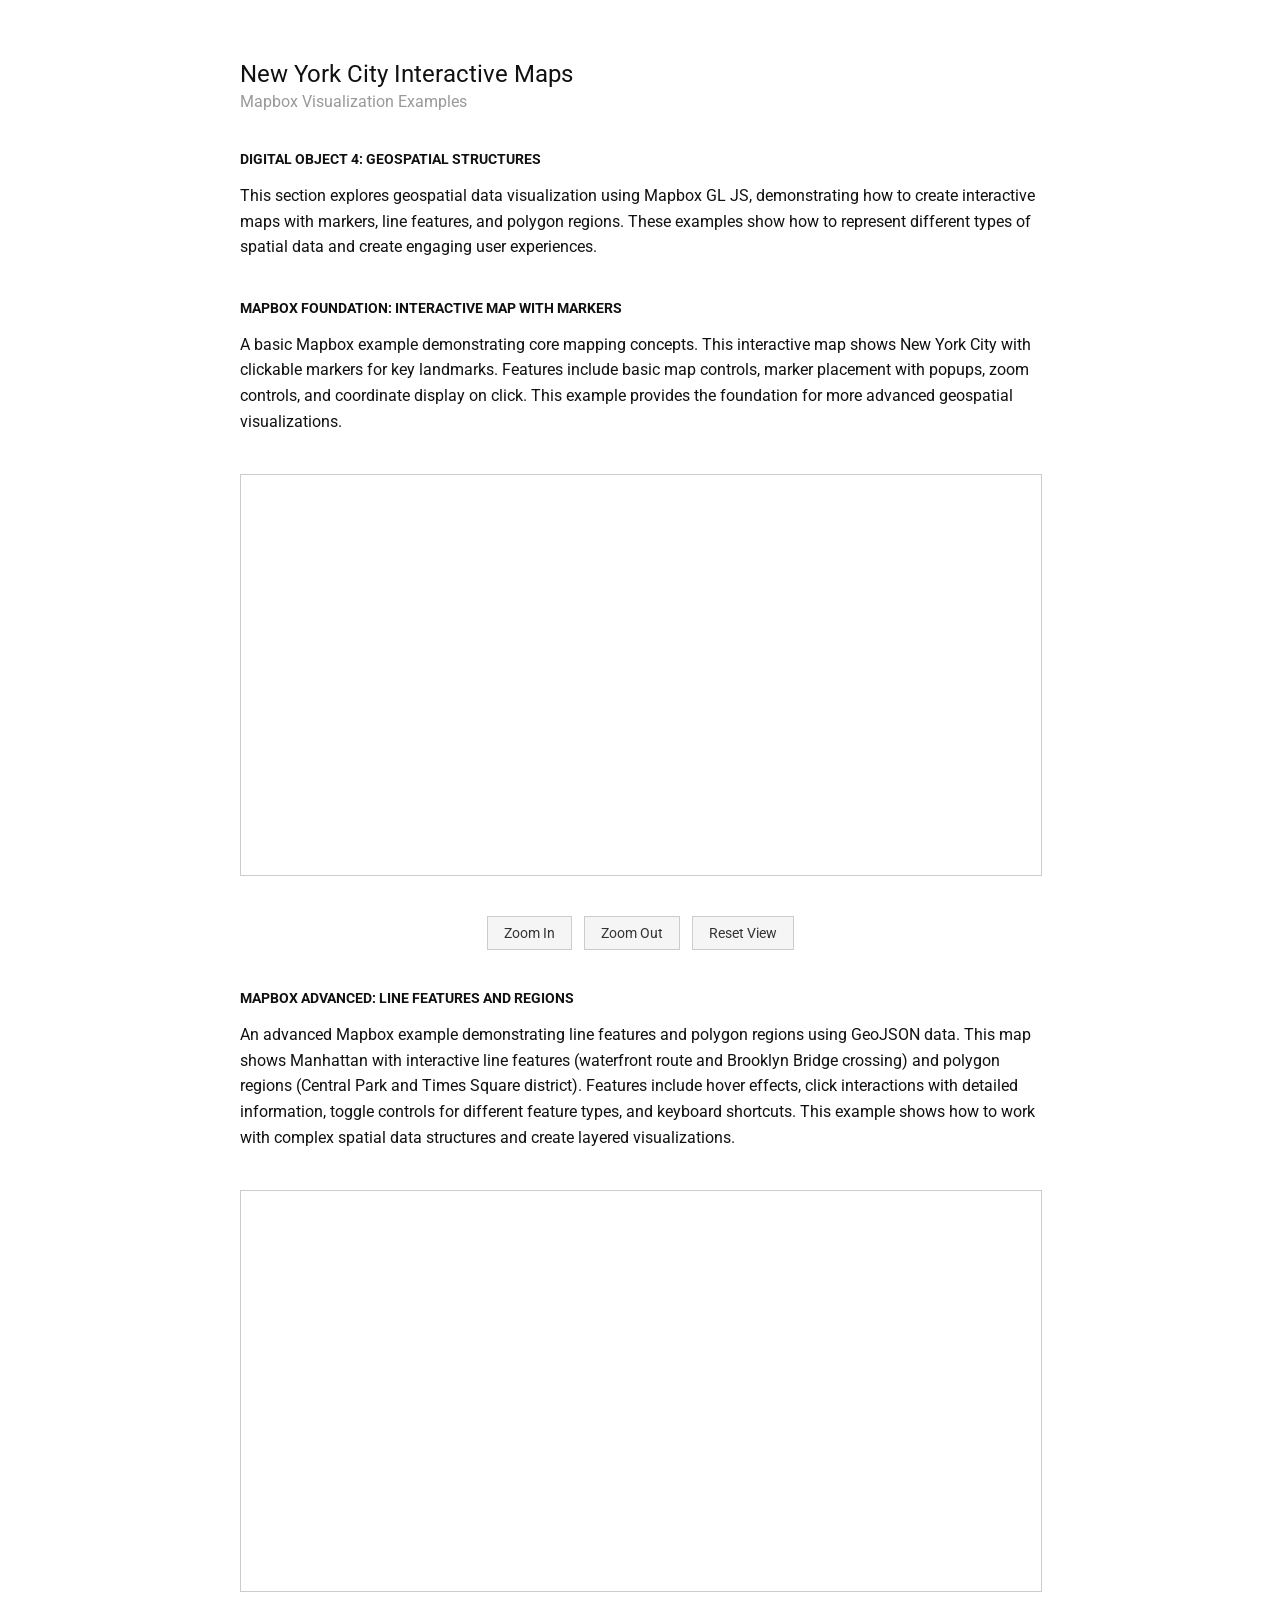
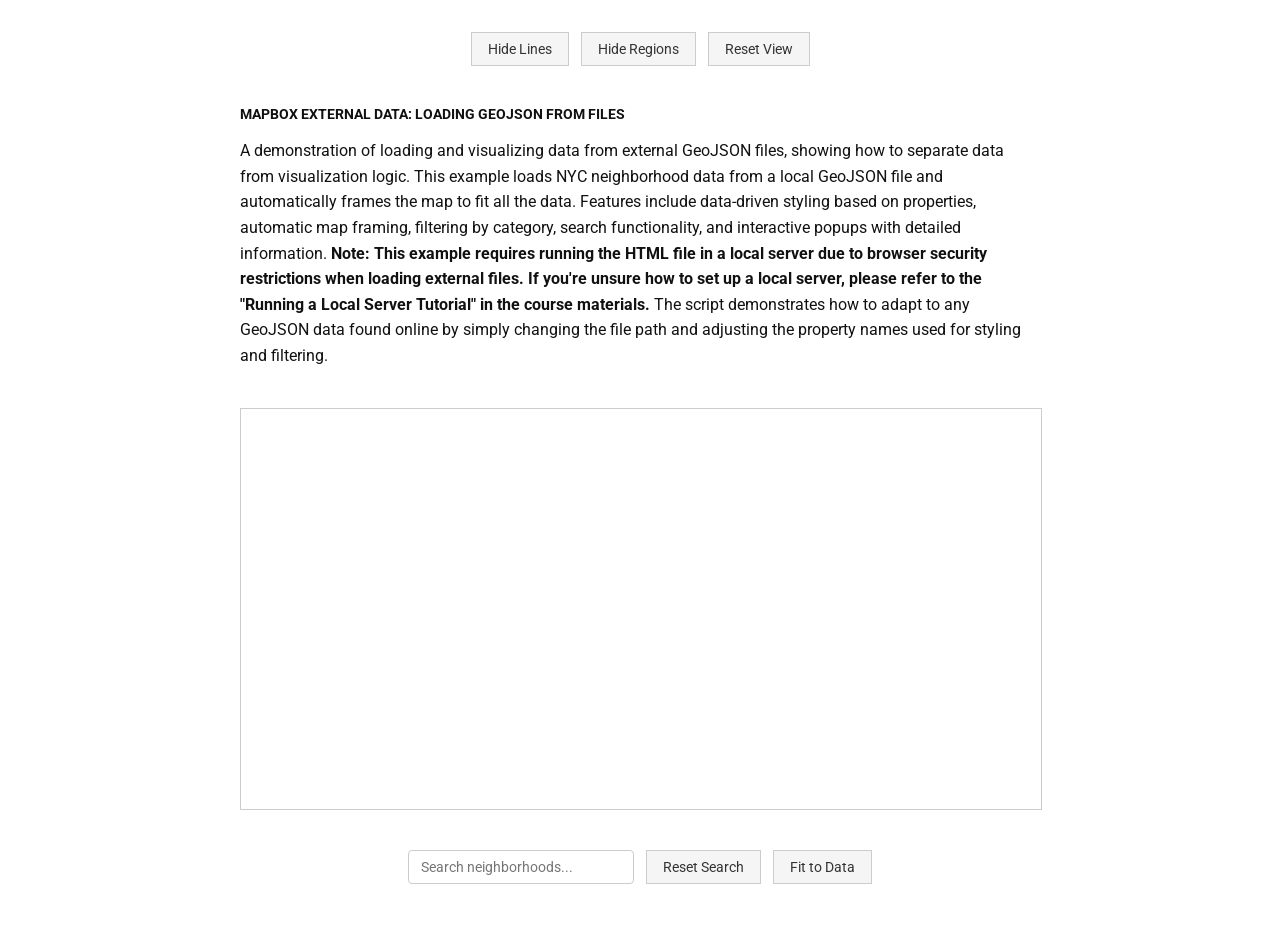
<file: Geospatial Structures/index.html>
<!DOCTYPE html>
<html lang="en">
<head>
    <meta charset="UTF-8">
    <meta name="viewport" content="width=device-width, initial-scale=1.0">
    <title>New York City Map - Mapbox Examples</title>
    <link href="https://fonts.googleapis.com/css2?family=Roboto:wght@300;400;700&display=swap" rel="stylesheet">
    <link href="https://api.mapbox.com/mapbox-gl-js/v2.15.0/mapbox-gl.css" rel="stylesheet">
    <link rel="stylesheet" href="style.css">
</head>
<body>

    <main>
        <div class="project-title">New York City Interactive Maps</div>
        <div class="project-subtitle">Mapbox Visualization Examples</div>

        <div class="section-title">Digital Object 4: Geospatial Structures</div>
        <p>This section explores geospatial data visualization using Mapbox GL JS, demonstrating how to create interactive maps with markers, line features, and polygon regions. These examples show how to represent different types of spatial data and create engaging user experiences.</p>

        <!-- Section for first Mapbox sketch (mapBox_Sketch_01.js) -->
        <div class="section-title">Mapbox Foundation: Interactive Map with Markers</div>
        <p>A basic Mapbox example demonstrating core mapping concepts. This interactive map shows New York City with clickable markers for key landmarks. Features include basic map controls, marker placement with popups, zoom controls, and coordinate display on click. This example provides the foundation for more advanced geospatial visualizations.</p>
        
        <div id="mapbox-container-1"></div>
        
        <div class="controls">
            <button id="zoomIn">Zoom In</button>
            <button id="zoomOut">Zoom Out</button>
            <button id="resetView">Reset View</button>
        </div>

        <!-- Section for second Mapbox sketch (mapBox_Sketch_02.js) -->
        <div class="section-title">Mapbox Advanced: Line Features and Regions</div>
        <p>An advanced Mapbox example demonstrating line features and polygon regions using GeoJSON data. This map shows Manhattan with interactive line features (waterfront route and Brooklyn Bridge crossing) and polygon regions (Central Park and Times Square district). Features include hover effects, click interactions with detailed information, toggle controls for different feature types, and keyboard shortcuts. This example shows how to work with complex spatial data structures and create layered visualizations.</p>
        
        <div id="mapbox-container-2"></div>
        
        <div class="controls">
            <button id="toggleLines">Hide Lines</button>
            <button id="toggleRegions">Hide Regions</button>
            <button id="resetView2">Reset View</button>
        </div>

        <!-- Section for third Mapbox sketch (mapBox_Sketch_03.js) -->
        <div class="section-title">Mapbox External Data: Loading GeoJSON from Files</div>
        <p>A demonstration of loading and visualizing data from external GeoJSON files, showing how to separate data from visualization logic. This example loads NYC neighborhood data from a local GeoJSON file and automatically frames the map to fit all the data. Features include data-driven styling based on properties, automatic map framing, filtering by category, search functionality, and interactive popups with detailed information. <strong>Note: This example requires running the HTML file in a local server due to browser security restrictions when loading external files. If you're unsure how to set up a local server, please refer to the "Running a Local Server Tutorial" in the course materials.</strong> The script demonstrates how to adapt to any GeoJSON data found online by simply changing the file path and adjusting the property names used for styling and filtering.</p>
        
        <div id="mapbox-container-3"></div>
        
        <div class="controls">
            <input type="text" id="searchFeature" placeholder="Search neighborhoods...">
            <button id="resetFilters">Reset Search</button>
            <button id="fitToData">Fit to Data</button>
        </div>

    </main>
    
    <script src="https://api.mapbox.com/mapbox-gl-js/v2.15.0/mapbox-gl.js"></script>
    <script src="mapBox_Sketch_01.js"></script>
    <script src="mapBox_Sketch_02.js"></script>
    <script src="mapBox_Sketch_03.js"></script>
</body>
</html>
</file>
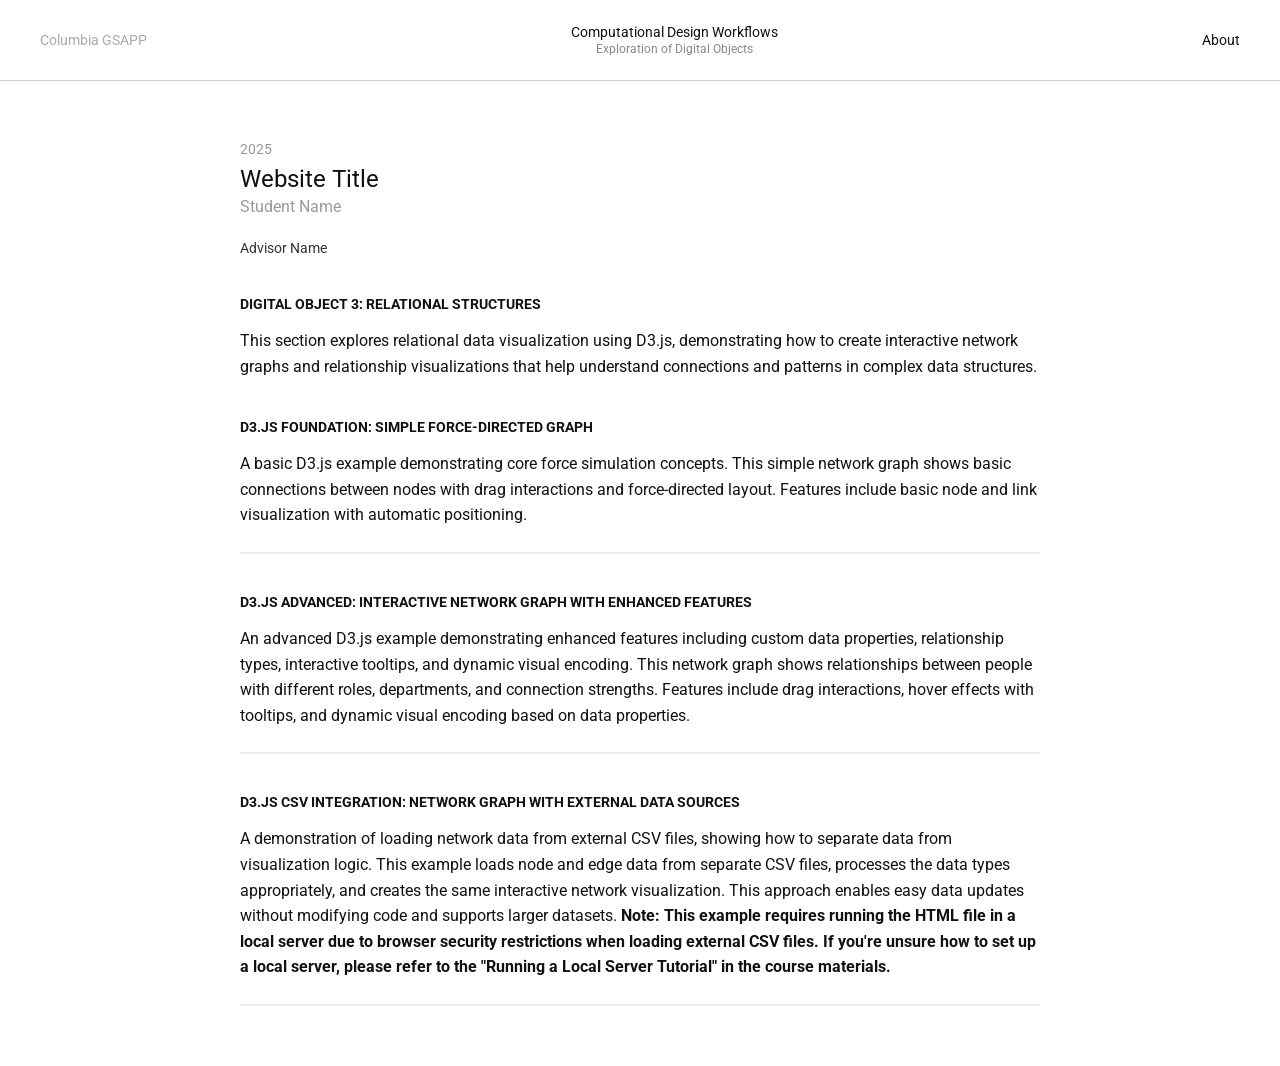
<file: Relational Structures/Examples/index.html>
<!DOCTYPE html>
<!-- This tells the browser this is an HTML5 document - always include this at the top -->
<html lang="en">
<!-- The html tag is the root element that contains everything on the page -->
<!-- lang="en" tells the browser this page is in English -->

<head>
  <!-- The head section contains information about the page, not visible content -->


  <!-- ------------------------------------------------------------ -->
  <!-- Load D3.js library from CDN -->
  <script src="https://d3js.org/d3.v7.min.js"></script>
  <!-- This loads the D3.js library which provides functions for creating data visualizations -->
  <!-- ------------------------------------------------------------ -->

  
  <meta charset="UTF-8">
  <!-- This sets the character encoding to UTF-8, which supports special characters and emojis -->
  
  <title>Module 1</title>
  <!-- This is the title that appears in the browser tab and bookmarks -->
  
  <link href="https://fonts.googleapis.com/css2?family=Roboto:wght@300;400;700&display=swap" rel="stylesheet">
  <!-- This loads the Roboto font from Google Fonts for use on our page -->
  
  <link rel="stylesheet" href="style.css">
  <!-- This links our CSS file to style the page - the href points to our style.css file -->
</head>

<body>
  <!-- The body contains all the visible content that users will see on the page -->
  
  <header>
    <!-- The header is typically used for navigation and site branding -->
    
    <div class="left">Columbia GSAPP</div>
    <!-- This div creates a container for the left side of the header -->
    <!-- class="left" allows us to style this specific div with CSS -->
    
    <div class="center">
      <!-- This div creates a container for the center of the header -->
      Computational Design Workflows<br>
      <!-- This is the main text in the center -->
      <!-- <br> creates a line break, moving the next text to a new line -->
      <span>Exploration of Digital Objects</span>
      <!-- span is an inline element that groups text without creating a new line -->
      <!-- class="center" allows us to style this span differently -->
    </div>
    
    <div class="right">About</div>
    <!-- This div creates a container for the right side of the header -->
    <!-- <a href="#">About</a> creates a clickable link (currently goes nowhere with #) -->
  </header>

  <main>
    <!-- The main tag contains the primary content of the page -->
    
    <div class="project-meta">2025</div>
    <!-- This div displays the year/project metadata -->
    <!-- class="project-meta" allows us to style this with CSS -->
    
    <div class="project-title">Website Title</div>
    <!-- This div displays the main project title -->
    <!-- class="project-title" allows us to style this with CSS -->
    
    <div class="project-subtitle">Student Name</div>
    <!-- This div displays the student's name as a subtitle -->
    <!-- class="project-subtitle" allows us to style this with CSS -->
    
    <div class="advisor">Advisor Name</div>
    <!-- This div displays advisor information -->
    <!-- <br> creates a line break -->
    <!-- <strong> makes the text bold for emphasis -->
    
    <div class="section-title">Digital Object 3: Relational Structures</div>
    <!-- Section heading for the D3.js data visualization demonstration -->
    
    <p>This section explores relational data visualization using D3.js, demonstrating how to create interactive network graphs and relationship visualizations that help understand connections and patterns in complex data structures.</p>
    <!-- Introduction to the first section -->


    <!-- ------------------------------------------------------------ -->

    <!-- ADD A NEW 'CANVAS CONTAINER' FOR EACH NEW D3.JS SKETCH (THE ORDER IS DEFINED BY THE CONTAINER NUMBER BELOW + THE MOST RECENT SKETCH SHOULD BE AT THE TOP) -->

    <!-- Section for first D3.js sketch (graph-simple-01.js) -->
    <div class="section-title">D3.js Foundation: Simple Force-Directed Graph</div>
    <p>A basic D3.js example demonstrating core force simulation concepts. This simple network graph shows basic connections between nodes with drag interactions and force-directed layout. Features include basic node and link visualization with automatic positioning.</p>
    
    <!-- Canvas container for first D3.js sketch (graph-simple-01.js) -->
    <div id="d3-container-1"></div>

    <!-- Section for second D3.js sketch (graph-simple-02.js) -->
    <div class="section-title">D3.js Advanced: Interactive Network Graph with Enhanced Features</div>
    <p>An advanced D3.js example demonstrating enhanced features including custom data properties, relationship types, interactive tooltips, and dynamic visual encoding. This network graph shows relationships between people with different roles, departments, and connection strengths. Features include drag interactions, hover effects with tooltips, and dynamic visual encoding based on data properties.</p>
    
    <!-- Canvas container for second D3.js sketch (graph-simple-02.js) -->
    <div id="d3-container-2"></div>

    <!-- Section for third D3.js sketch (graph-from-csv.js) -->
    <div class="section-title">D3.js CSV Integration: Network Graph with External Data Sources</div>
    <p>A demonstration of loading network data from external CSV files, showing how to separate data from visualization logic. This example loads node and edge data from separate CSV files, processes the data types appropriately, and creates the same interactive network visualization. This approach enables easy data updates without modifying code and supports larger datasets. <strong>Note: This example requires running the HTML file in a local server due to browser security restrictions when loading external CSV files. If you're unsure how to set up a local server, please refer to the "Running a Local Server Tutorial" in the course materials.</strong></p>
    
    <!-- Canvas container for third D3.js sketch (graph-from-csv.js) -->
    <div id="d3-container-3"></div>

    <!-- ------------------------------------------------------------ -->
    
  </main>
  <!-- End of main content area -->
  

  <!-- ------------------------------------------------------------ -->

  <!-- LOAD EACH NEW D3.JS SCRIPT HERE -->

  <script src="graph-simple-01.js"></script>
  <script src="graph-simple-02.js"></script>
  <script src="graph-from-csv.js"></script>

  <!-- ------------------------------------------------------------ -->


</body>
<!-- End of body - all visible content goes above this line -->
</html>
<!-- End of HTML document -->
</file>
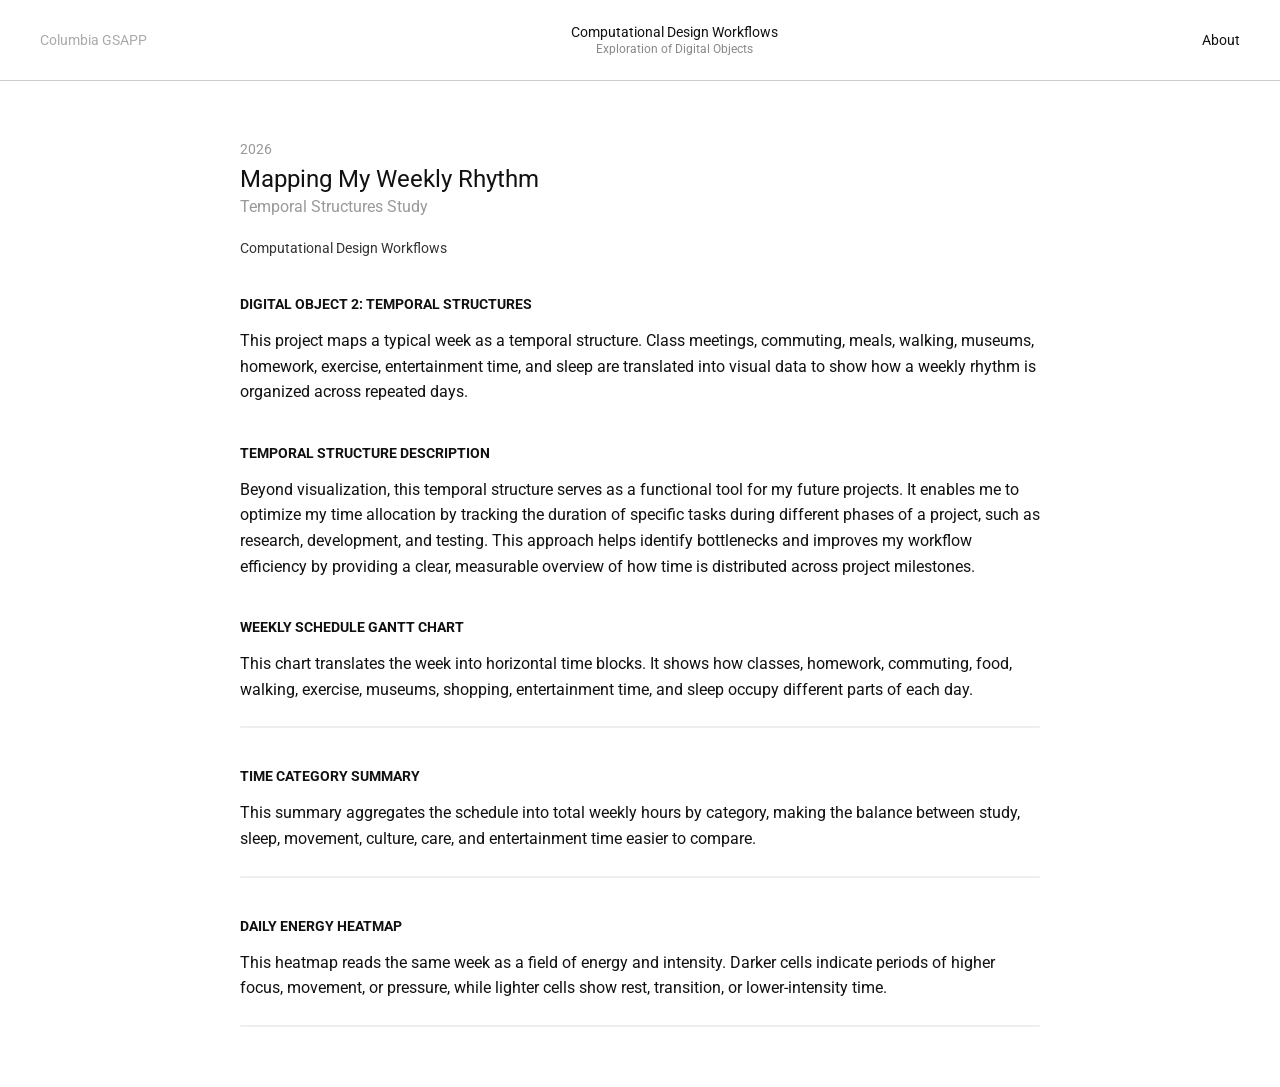
<file: Temporal Structures/Examples/index.html>
<!DOCTYPE html>
<!-- This tells the browser this is an HTML5 document - always include this at the top -->
<html lang="en">
<!-- The html tag is the root element that contains everything on the page -->
<!-- lang="en" tells the browser this page is in English -->

<head>
  <!-- The head section contains information about the page, not visible content -->


  <!-- ------------------------------------------------------------ -->
  <!-- Load D3.js library from CDN -->
  <script src="https://d3js.org/d3.v7.min.js"></script>
  <!-- This loads the D3.js library which provides functions for creating data visualizations -->
  <!-- ------------------------------------------------------------ -->

  
  <meta charset="UTF-8">
  <!-- This sets the character encoding to UTF-8, which supports special characters and emojis -->
  
  <title>Mapping My Weekly Rhythm</title>
  <!-- This is the title that appears in the browser tab and bookmarks -->
  
  <link href="https://fonts.googleapis.com/css2?family=Roboto:wght@300;400;700&display=swap" rel="stylesheet">
  <!-- This loads the Roboto font from Google Fonts for use on our page -->
  
  <link rel="stylesheet" href="style.css">
  <!-- This links our CSS file to style the page - the href points to our style.css file -->
</head>

<body>
  <!-- The body contains all the visible content that users will see on the page -->
  
  <header>
    <!-- The header is typically used for navigation and site branding -->
    
    <div class="left">Columbia GSAPP</div>
    <!-- This div creates a container for the left side of the header -->
    <!-- class="left" allows us to style this specific div with CSS -->
    
    <div class="center">
      <!-- This div creates a container for the center of the header -->
      Computational Design Workflows<br>
      <!-- This is the main text in the center -->
      <!-- <br> creates a line break, moving the next text to a new line -->
      <span>Exploration of Digital Objects</span>
      <!-- span is an inline element that groups text without creating a new line -->
      <!-- class="center" allows us to style this span differently -->
    </div>
    
    <div class="right">About</div>
    <!-- This div creates a container for the right side of the header -->
    <!-- <a href="#">About</a> creates a clickable link (currently goes nowhere with #) -->
  </header>

  <main>
    <!-- The main tag contains the primary content of the page -->
    
    <div class="project-meta">2026</div>
    <!-- This div displays the year/project metadata -->
    <!-- class="project-meta" allows us to style this with CSS -->
    
    <div class="project-title">Mapping My Weekly Rhythm</div>
    <!-- This div displays the main project title -->
    <!-- class="project-title" allows us to style this with CSS -->
    
    <div class="project-subtitle">Temporal Structures Study</div>
    <!-- This div displays the student's name as a subtitle -->
    <!-- class="project-subtitle" allows us to style this with CSS -->
    
    <div class="advisor">Computational Design Workflows</div>
    <!-- This div displays advisor information -->
    <!-- <br> creates a line break -->
    <!-- <strong> makes the text bold for emphasis -->
    
    <div class="section-title">Digital Object 2: Temporal Structures</div>
    <!-- Section heading for the D3.js data visualization demonstration -->
    
    <p>This project maps a typical week as a temporal structure. Class meetings, commuting, meals, walking, museums, homework, exercise, entertainment time, and sleep are translated into visual data to show how a weekly rhythm is organized across repeated days.</p>
    <!-- Introduction to the first section -->

    <div class="section-title">Temporal Structure Description</div>
    <p>Beyond visualization, this temporal structure serves as a functional tool for my future projects. It enables me to optimize my time allocation by tracking the duration of specific tasks during different phases of a project, such as research, development, and testing. This approach helps identify bottlenecks and improves my workflow efficiency by providing a clear, measurable overview of how time is distributed across project milestones.</p>


    <!-- ------------------------------------------------------------ -->

    <!-- ADD A NEW 'CANVAS CONTAINER' FOR EACH NEW D3.JS SKETCH (THE ORDER IS DEFINED BY THE CONTAINER NUMBER BELOW + THE MOST RECENT SKETCH SHOULD BE AT THE TOP) -->

    <div class="section-title">Weekly Schedule Gantt Chart</div>
    <p>This chart translates the week into horizontal time blocks. It shows how classes, homework, commuting, food, walking, exercise, museums, shopping, entertainment time, and sleep occupy different parts of each day.</p>

    <div id="d3-container-1"></div>

    <div class="section-title">Time Category Summary</div>
    <p>This summary aggregates the schedule into total weekly hours by category, making the balance between study, sleep, movement, culture, care, and entertainment time easier to compare.</p>

    <div id="d3-container-2"></div>

    <div class="section-title">Daily Energy Heatmap</div>
    <p>This heatmap reads the same week as a field of energy and intensity. Darker cells indicate periods of higher focus, movement, or pressure, while lighter cells show rest, transition, or lower-intensity time.</p>

    <div id="d3-container-3"></div>
 
    <!-- ------------------------------------------------------------ -->
    
  </main>
  <!-- End of main content area -->
  

  <!-- ------------------------------------------------------------ -->

  <!-- LOAD EACH NEW D3.JS SCRIPT HERE -->

  <script src="weekly-rhythm.js"></script>

  <!-- ------------------------------------------------------------ -->


</body>
<!-- End of body - all visible content goes above this line -->
</html>
<!-- End of HTML document -->
</file>
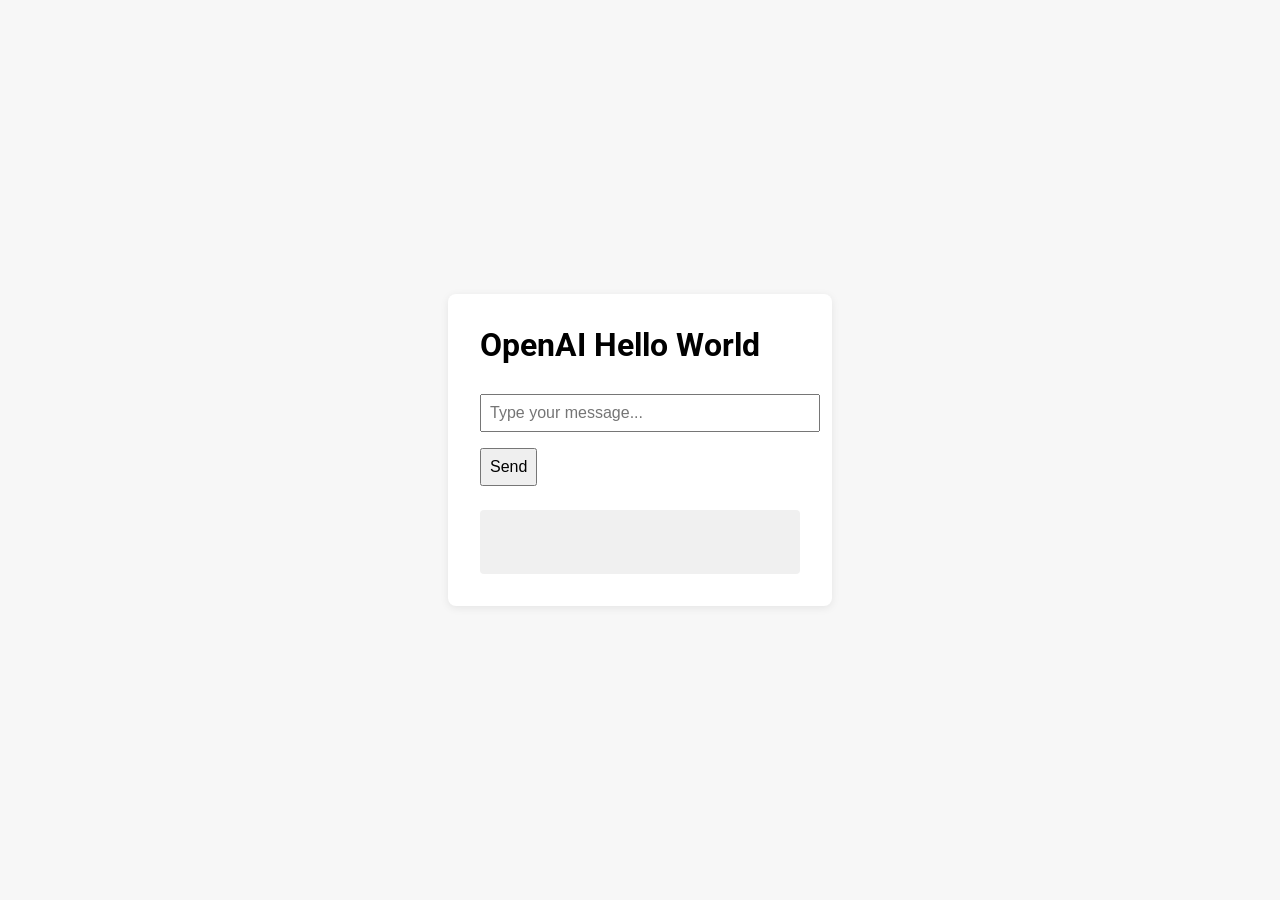
<file: Agents/Examples/01 OpenAI Hello World/index.html>
<!DOCTYPE html>
<html lang="en">
<head>
  <meta charset="UTF-8">
  <title>OpenAI Hello World</title>
  <link href="https://fonts.googleapis.com/css2?family=Roboto:wght@300;400;700&display=swap" rel="stylesheet">
  <style>
    body { font-family: 'Roboto', sans-serif; background: #f7f7f7; margin: 0; padding: 0; display: flex; flex-direction: column; align-items: center; justify-content: center; height: 100vh; }
    .container { background: #fff; padding: 2rem; border-radius: 8px; box-shadow: 0 2px 8px rgba(0,0,0,0.08); min-width: 320px; }
    h1 { margin-top: 0; }
    input, button { font-size: 1rem; padding: 0.5rem; margin: 0.5rem 0; }
    #output { margin-top: 1rem; background: #f0f0f0; padding: 1rem; border-radius: 4px; min-height: 2em; }
  </style>
</head>
<body>
  <div class="container">
    <h1>OpenAI Hello World</h1>
    <input type="text" id="user-input" placeholder="Type your message..." style="width: 100%;">
    <button id="send-btn">Send</button>
    <div id="output"></div>
  </div>
  <script src="hello-openai.js"></script>
</body>
</html>
</file>
<file: Geospatial Structures/style.css>
@import url('https://fonts.googleapis.com/css2?family=Roboto:wght@300;400;700&display=swap');

body {
    font-family: 'Roboto', sans-serif;
    background-color: #ffffff;
    color: #111;
    margin: 0;
    padding: 0;
}

header {
    display: flex;
    justify-content: flex-start;
    align-items: center;
    margin: 0 auto;
    padding: 24px 40px;
    border-bottom: 1px solid #ccc;
    font-size: 14px;
}

header .left {
    color: #aaa;
    width: 100px;
}

header .center {
    font-weight: 400;
    text-align: left;
    margin-left: 100px;
    flex-grow: 1;
}

header .center span {
    font-size: 12px;
    color: #888;
}

header .right {
    width: 100px;
    text-align: right;
}

header .right a {
    color: #000;
    text-decoration: none;
    font-weight: 400;
}

main {
    max-width: 800px;
    margin: 60px 0;
    padding: 0 40px;
    margin-left: auto;
    margin-right: auto;
}

.project-meta {
    font-size: 14px;
    color: #999;
    margin-bottom: 8px;
}

.project-title {
    font-size: 24px;
    font-weight: 400;
    margin-bottom: 4px;
}

.project-subtitle {
    font-size: 16px;
    color: #999;
    margin-bottom: 24px;
}

.advisor {
    font-size: 14px;
    margin-bottom: 40px;
    color: #333;
}

.section-title {
    font-weight: 700;
    text-transform: uppercase;
    margin-top: 40px;
    margin-bottom: 12px;
    font-size: 14px;
}

p {
    font-size: 16px;
    line-height: 1.6;
    margin-bottom: 24px;
    color: #111;
}

#mapbox-container-1, #mapbox-container-2, #mapbox-container-3 {
    width: 100%;
    height: 400px;
    margin: 40px 0;
    display: block;
    border: 1px solid #ccc;
}

.controls {
    display: flex;
    gap: 12px;
    margin: 24px 0;
    justify-content: center;
}

.controls button {
    padding: 8px 16px;
    background-color: #f5f5f5;
    color: #333;
    border: 1px solid #ccc;
    cursor: pointer;
    font-size: 14px;
    font-family: 'Roboto', sans-serif;
    font-weight: 400;
    transition: background-color 0.2s ease;
}

.controls button:hover {
    background-color: #e5e5e5;
}

.controls button:active {
    background-color: #d5d5d5;
}

/* Style for form elements in controls */
.controls select,
.controls input[type="text"] {
    padding: 8px 12px;
    background-color: #ffffff;
    color: #333;
    border: 1px solid #ccc;
    border-radius: 4px;
    font-size: 14px;
    font-family: 'Roboto', sans-serif;
    font-weight: 400;
    transition: border-color 0.2s ease;
}

.controls select:focus,
.controls input[type="text"]:focus {
    outline: none;
    border-color: #0066cc;
    box-shadow: 0 0 0 2px rgba(0, 102, 204, 0.2);
}

.controls select {
    min-width: 120px;
}

.controls input[type="text"] {
    min-width: 200px;
}

.info-panel {
    background: white;
    padding: 25px;
    border-radius: 15px;
    box-shadow: 0 5px 20px rgba(0,0,0,0.1);
    max-width: 600px;
    margin: 0 auto;
}

.info-panel h3 {
    color: #333;
    margin-bottom: 15px;
    font-size: 1.3rem;
    border-bottom: 2px solid #4CAF50;
    padding-bottom: 10px;
}

.info-panel ul {
    list-style: none;
    padding-left: 0;
}

.info-panel li {
    padding: 8px 0;
    border-bottom: 1px solid #eee;
    position: relative;
    padding-left: 25px;
}

.info-panel li:before {
    content: "📍";
    position: absolute;
    left: 0;
    color: #4CAF50;
}

.info-panel li:last-child {
    border-bottom: none;
}

/* Responsive design */
@media (max-width: 768px) {
    .container {
        padding: 15px;
    }
    
    header h1 {
        font-size: 2rem;
    }
    
    #map {
        height: 400px;
    }
    
    .controls {
        flex-direction: column;
        align-items: center;
    }
    
    .controls button {
        width: 200px;
    }
}

@media (max-width: 480px) {
    header h1 {
        font-size: 1.5rem;
    }
    
    #map {
        height: 300px;
    }
    
    .info-panel {
        padding: 20px;
    }
}
</file>
<file: Relational Structures/Examples/style.css>
/* Import Google Fonts - this loads the Roboto font family from Google's servers */
@import url('https://fonts.googleapis.com/css2?family=Roboto:wght@300;400;700&display=swap');

/* Style the entire body of the webpage */
body {
  font-family: 'Roboto', sans-serif;  /* Set the font to Roboto, with sans-serif as backup */
  background-color: #ffffff;          /* Set background color to white */
  color: #111;                        /* Set text color to dark gray (almost black) */
  margin: 0;                          /* Remove default spacing around the body */
  padding: 0;                         /* Remove default internal spacing */
}

/* Style the header section at the top of the page */
header {
  display: flex;                      /* Use flexbox layout for flexible positioning */
  justify-content: space-between;     /* Spread items evenly across the header */
  align-items: center;                /* Center items vertically */
  padding: 24px 40px;                 /* Add 24px top/bottom, 40px left/right spacing inside */
  border-bottom: 1px solid #ccc;      /* Add a light gray line at the bottom */
  font-size: 14px;                    /* Set font size to 14 pixels */
}

/* Style the left section of the header */
header .left {
  color: #aaa;                        /* Set text color to light gray */
}

/* Style the center section of the header */
header .center {
  font-weight: 400;                   /* Set font weight to normal (not bold) */
  text-align: center;                 /* Center the text horizontally */
}

/* Style the span element inside the center section */
header .center span {
  font-size: 12px;                    /* Make this text smaller (12 pixels) */
  color: #888;                        /* Set text color to medium gray */
}

/* Style links in the right section of the header */
header .right a {
  color: #000;                        /* Set link color to black */
  text-decoration: none;              /* Remove the underline from links */
  font-weight: 400;                   /* Set font weight to normal */
}

/* Style the main content area */
main {
  max-width: 800px;                   /* Limit the maximum width to 800 pixels */
  margin: 60px auto;                  /* Add 60px top/bottom margin, center horizontally */
  padding: 0 20px;                    /* Add 20px left/right padding, no top/bottom */
}

/* Style the project year/date */
.project-meta {
  font-size: 14px;                    /* Set font size to 14 pixels */
  color: #999;                        /* Set text color to light gray */
  margin-bottom: 8px;                 /* Add 8 pixels of space below this element */
}

/* Style the main project title */
.project-title {
  font-size: 24px;                    /* Set font size to 24 pixels (larger) */
  font-weight: 400;                   /* Set font weight to normal (not bold) */
  margin-bottom: 4px;                 /* Add 4 pixels of space below this element */
}

/* Style the project subtitle */
.project-subtitle {
  font-size: 16px;                    /* Set font size to 16 pixels */
  color: #999;                        /* Set text color to light gray */
  margin-bottom: 24px;                /* Add 24 pixels of space below this element */
}

/* Style the advisor information */
.advisor {
  font-size: 14px;                    /* Set font size to 14 pixels */
  margin-bottom: 40px;                /* Add 40 pixels of space below this element */
  color: #333;                        /* Set text color to dark gray */
}

/* Style section titles (like "Abstract", "Motivation") */
.section-title {
  font-weight: 700;                   /* Make the text bold */
  text-transform: uppercase;          /* Convert text to all capital letters */
  margin-top: 40px;                   /* Add 40 pixels of space above this element */
  margin-bottom: 12px;                /* Add 12 pixels of space below this element */
  font-size: 14px;                    /* Set font size to 14 pixels */
}

/* Style all paragraph elements */
p {
  font-size: 16px;                    /* Set font size to 16 pixels */
  line-height: 1.6;                   /* Set space between lines to 1.6 times the font size */
  margin-bottom: 24px;                /* Add 24 pixels of space below each paragraph */
  color: #111;                        /* Set text color to dark gray (almost black) */
}

/* Style for our interactive button */
button {
  background-color: #111;             /* Set button background to dark gray */
  color: white;                       /* Set button text color to white */
  border: none;                       /* Remove the default button border */
  padding: 12px 24px;                 /* Add 12px top/bottom, 24px left/right spacing inside */
  font-size: 14px;                    /* Set button text size to 14 pixels */
  font-weight: 400;                   /* Set font weight to normal */
  cursor: pointer;                    /* Change mouse cursor to hand when hovering over button */
  margin-bottom: 20px;                /* Add 20 pixels of space below the button */
  transition: background-color 0.3s;  /* Smooth color change animation (0.3 seconds) */
  border-radius: 4px;                 /* Add slightly rounded corners to the button */
}

/* Change button appearance when user hovers over it */
button:hover {
  background-color: #333;             /* Change background to lighter gray on hover */
}

/* Style for the message display area */
#messageDisplay {
  font-size: 16px;                    /* Set font size to 16 pixels */
  line-height: 1.6;                   /* Set space between lines */
  margin-top: 20px;                   /* Add 20 pixels of space above this element */
  padding: 16px;                      /* Add 16 pixels of spacing inside the element */
  border: 1px solid #ccc;             /* Add a light gray border around the element */
  background-color: #f9f9f9;          /* Set background color to very light gray */
  border-radius: 4px;                 /* Add slightly rounded corners */
  min-height: 20px;                   /* Set minimum height so the area is visible even when empty */
}

/* Style for D3.js canvas containers to add spacing between them */
#d3-container-1,
#d3-container-2,
#d3-container-3 {
  margin-bottom: 40px;                /* Add 40 pixels of space below each canvas */
  border: 1px solid #eee;             /* Add a subtle border around each canvas */
  border-radius: 4px;                 /* Add slightly rounded corners */
  overflow: hidden;                   /* Ensure canvas content doesn't overflow the border */
  position: relative;                 /* For tooltip positioning */
}

/* Add extra spacing after the last canvas container */
#d3-container-3 {
  margin-bottom: 60px;                /* Extra space after the last canvas */
}

/* Style for D3.js tooltips */
.tooltip {
  z-index: 1000;                      /* Ensure tooltip appears above other elements */
}
</file>
<file: Temporal Structures/Examples/style.css>
/* Import Google Fonts - this loads the Roboto font family from Google's servers */
@import url('https://fonts.googleapis.com/css2?family=Roboto:wght@300;400;700&display=swap');

/* Style the entire body of the webpage */
body {
  font-family: 'Roboto', sans-serif;  /* Set the font to Roboto, with sans-serif as backup */
  background-color: #ffffff;          /* Set background color to white */
  color: #111;                        /* Set text color to dark gray (almost black) */
  margin: 0;                          /* Remove default spacing around the body */
  padding: 0;                         /* Remove default internal spacing */
}

/* Style the header section at the top of the page */
header {
  display: flex;                      /* Use flexbox layout for flexible positioning */
  justify-content: space-between;     /* Spread items evenly across the header */
  align-items: center;                /* Center items vertically */
  padding: 24px 40px;                 /* Add 24px top/bottom, 40px left/right spacing inside */
  border-bottom: 1px solid #ccc;      /* Add a light gray line at the bottom */
  font-size: 14px;                    /* Set font size to 14 pixels */
}

/* Style the left section of the header */
header .left {
  color: #aaa;                        /* Set text color to light gray */
}

/* Style the center section of the header */
header .center {
  font-weight: 400;                   /* Set font weight to normal (not bold) */
  text-align: center;                 /* Center the text horizontally */
}

/* Style the span element inside the center section */
header .center span {
  font-size: 12px;                    /* Make this text smaller (12 pixels) */
  color: #888;                        /* Set text color to medium gray */
}

/* Style links in the right section of the header */
header .right a {
  color: #000;                        /* Set link color to black */
  text-decoration: none;              /* Remove the underline from links */
  font-weight: 400;                   /* Set font weight to normal */
}

/* Style the main content area */
main {
  max-width: 800px;                   /* Limit the maximum width to 800 pixels */
  margin: 60px auto;                  /* Add 60px top/bottom margin, center horizontally */
  padding: 0 20px;                    /* Add 20px left/right padding, no top/bottom */
}

/* Style the project year/date */
.project-meta {
  font-size: 14px;                    /* Set font size to 14 pixels */
  color: #999;                        /* Set text color to light gray */
  margin-bottom: 8px;                 /* Add 8 pixels of space below this element */
}

/* Style the main project title */
.project-title {
  font-size: 24px;                    /* Set font size to 24 pixels (larger) */
  font-weight: 400;                   /* Set font weight to normal (not bold) */
  margin-bottom: 4px;                 /* Add 4 pixels of space below this element */
}

/* Style the project subtitle */
.project-subtitle {
  font-size: 16px;                    /* Set font size to 16 pixels */
  color: #999;                        /* Set text color to light gray */
  margin-bottom: 24px;                /* Add 24 pixels of space below this element */
}

/* Style the advisor information */
.advisor {
  font-size: 14px;                    /* Set font size to 14 pixels */
  margin-bottom: 40px;                /* Add 40 pixels of space below this element */
  color: #333;                        /* Set text color to dark gray */
}

/* Style section titles (like "Abstract", "Motivation") */
.section-title {
  font-weight: 700;                   /* Make the text bold */
  text-transform: uppercase;          /* Convert text to all capital letters */
  margin-top: 40px;                   /* Add 40 pixels of space above this element */
  margin-bottom: 12px;                /* Add 12 pixels of space below this element */
  font-size: 14px;                    /* Set font size to 14 pixels */
}

/* Style all paragraph elements */
p {
  font-size: 16px;                    /* Set font size to 16 pixels */
  line-height: 1.6;                   /* Set space between lines to 1.6 times the font size */
  margin-bottom: 24px;                /* Add 24 pixels of space below each paragraph */
  color: #111;                        /* Set text color to dark gray (almost black) */
}

/* Style for our interactive button */
button {
  background-color: #111;             /* Set button background to dark gray */
  color: white;                       /* Set button text color to white */
  border: none;                       /* Remove the default button border */
  padding: 12px 24px;                 /* Add 12px top/bottom, 24px left/right spacing inside */
  font-size: 14px;                    /* Set button text size to 14 pixels */
  font-weight: 400;                   /* Set font weight to normal */
  cursor: pointer;                    /* Change mouse cursor to hand when hovering over button */
  margin-bottom: 20px;                /* Add 20 pixels of space below the button */
  transition: background-color 0.3s;  /* Smooth color change animation (0.3 seconds) */
  border-radius: 4px;                 /* Add slightly rounded corners to the button */
}

/* Change button appearance when user hovers over it */
button:hover {
  background-color: #333;             /* Change background to lighter gray on hover */
}

/* Style for the message display area */
#messageDisplay {
  font-size: 16px;                    /* Set font size to 16 pixels */
  line-height: 1.6;                   /* Set space between lines */
  margin-top: 20px;                   /* Add 20 pixels of space above this element */
  padding: 16px;                      /* Add 16 pixels of spacing inside the element */
  border: 1px solid #ccc;             /* Add a light gray border around the element */
  background-color: #f9f9f9;          /* Set background color to very light gray */
  border-radius: 4px;                 /* Add slightly rounded corners */
  min-height: 20px;                   /* Set minimum height so the area is visible even when empty */
}

/* Style for D3.js canvas containers to add spacing between them */
#d3-container-0,
#d3-container-1,
#d3-container-2,
#d3-container-3,
#d3-container-4 {
  margin-bottom: 40px;                /* Add 40 pixels of space below each canvas */
  border: 1px solid #eee;             /* Add a subtle border around each canvas */
  border-radius: 4px;                 /* Add slightly rounded corners */
  overflow: hidden;                   /* Ensure canvas content doesn't overflow the border */
  position: relative;                 /* For tooltip positioning */
}

/* Add extra spacing after the last canvas container */
#d3-container-4 {
  margin-bottom: 60px;                /* Extra space after the last canvas */
}

/* Style for D3.js tooltips */
.tooltip {
  z-index: 1000;                      /* Ensure tooltip appears above other elements */
}

.filter-controls {
  display: flex;
  flex-wrap: wrap;
  gap: 8px;
  padding: 12px 12px 0;
}

.filter-controls .filter-button {
  background-color: #f8fafc;
  color: #26313d;
  border: 1px solid #d8dee4;
  border-radius: 8px;
  padding: 7px 12px;
  margin-bottom: 0;
  font-size: 12px;
  font-family: 'Roboto', sans-serif;
  transition: background-color 0.2s, color 0.2s, border-color 0.2s, box-shadow 0.2s;
}

.filter-controls .filter-button:hover,
.filter-controls .filter-button.active {
  background-color: #eaf2ff;
  border-color: #bdd7ff;
  color: #1f4d8f;
  box-shadow: 0 4px 12px rgba(31, 77, 143, 0.12);
}

/* Style for important notes and CSV modification sections */
.important-note,
.csv-modification {
  background-color: #f8f9fa;          /* Light gray background */
  border-left: 4px solid #007bff;     /* Blue left border for emphasis */
  padding: 16px;                      /* Internal spacing */
  margin: 20px 0;                     /* External spacing */
  border-radius: 4px;                 /* Rounded corners */
}

.important-note {
  border-left-color: #dc3545;         /* Red border for important notes */
  background-color: #fff5f5;          /* Light red background */
}

.csv-modification {
  border-left-color: #28a745;         /* Green border for CSV modification info */
  background-color: #f8fff9;          /* Light green background */
}

.important-note strong,
.csv-modification strong {
  color: #333;                        /* Dark text for emphasis */
}

.important-note ol,
.csv-modification ul {
  margin: 12px 0;                     /* Spacing for lists */
  padding-left: 20px;                 /* Indent lists */
}

.important-note li,
.csv-modification li {
  margin-bottom: 8px;                 /* Space between list items */
  line-height: 1.5;                   /* Line height for readability */
}

.csv-modification code {
  background-color: #e9ecef;          /* Light gray background for code */
  padding: 2px 6px;                   /* Small padding around code */
  border-radius: 3px;                 /* Rounded corners for code */
  font-family: 'Courier New', monospace; /* Monospace font for code */
  font-size: 14px;                    /* Slightly smaller font for code */
}
</file>
